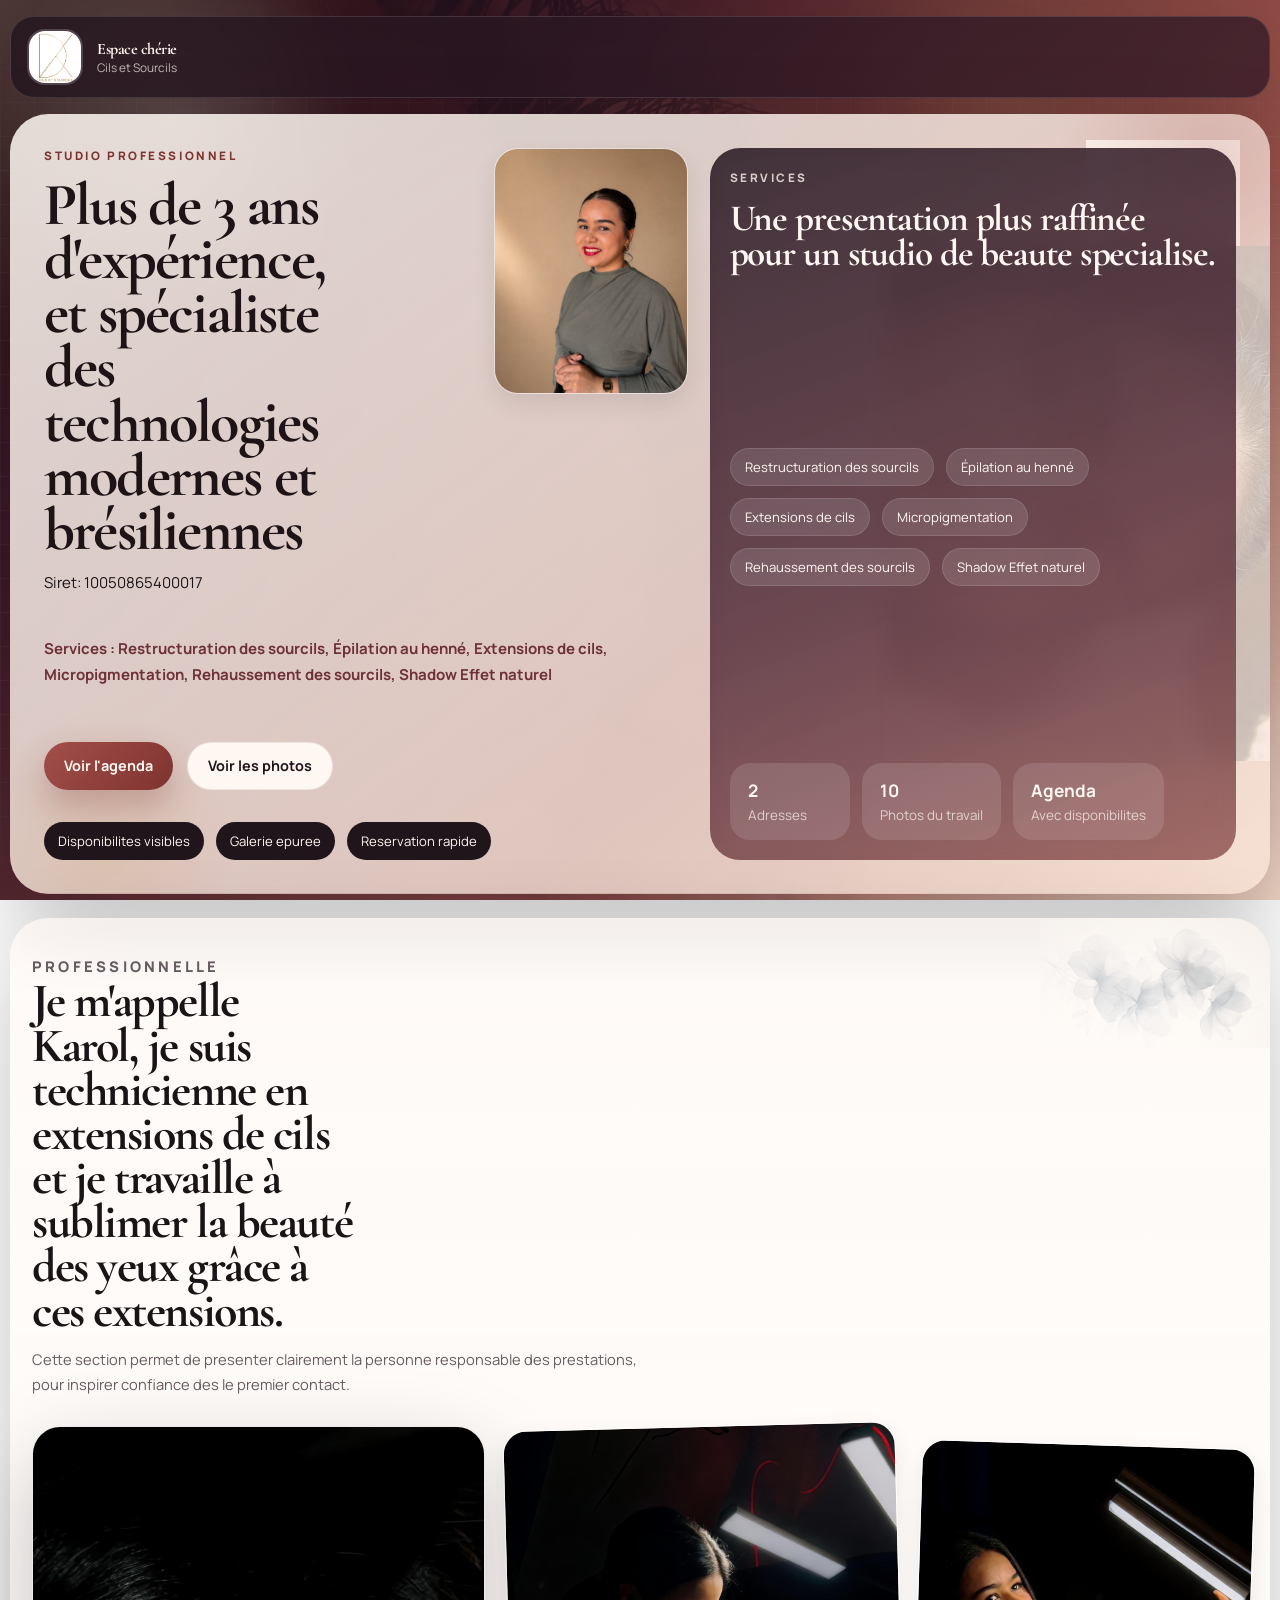
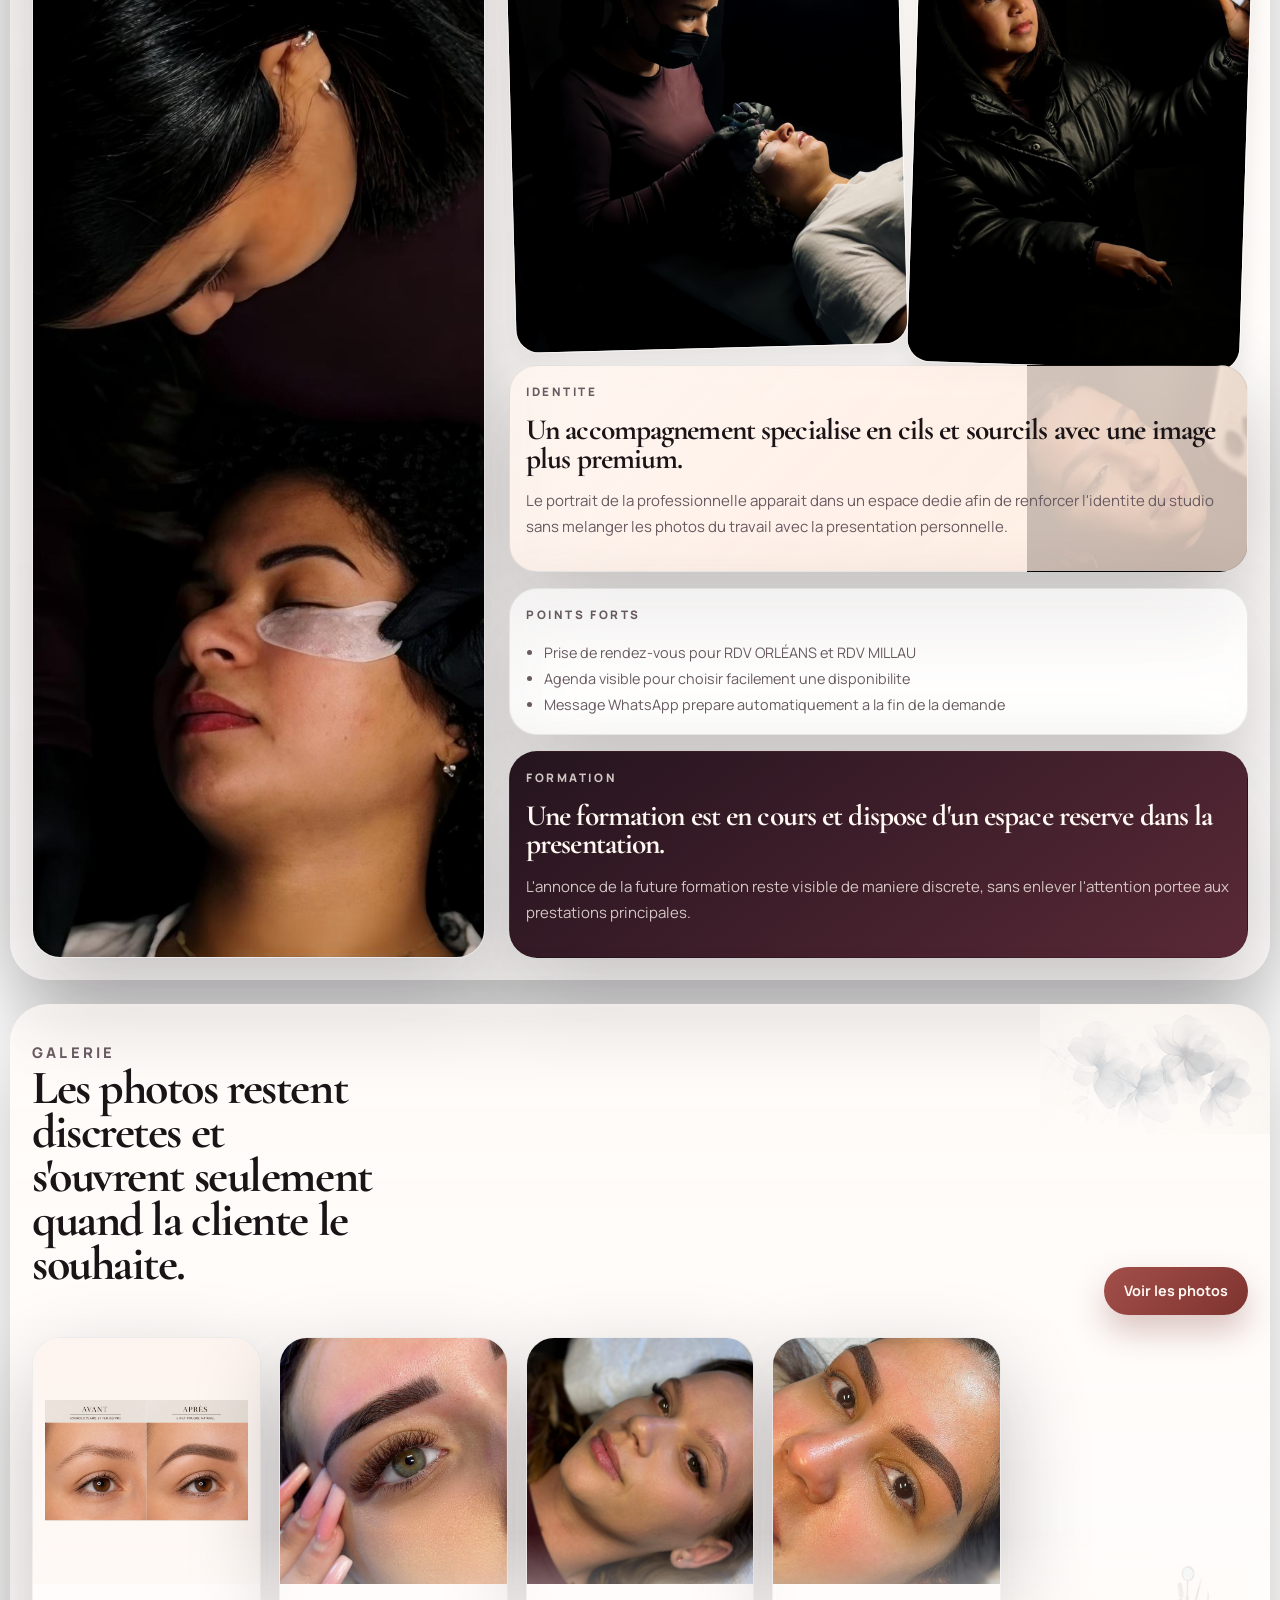
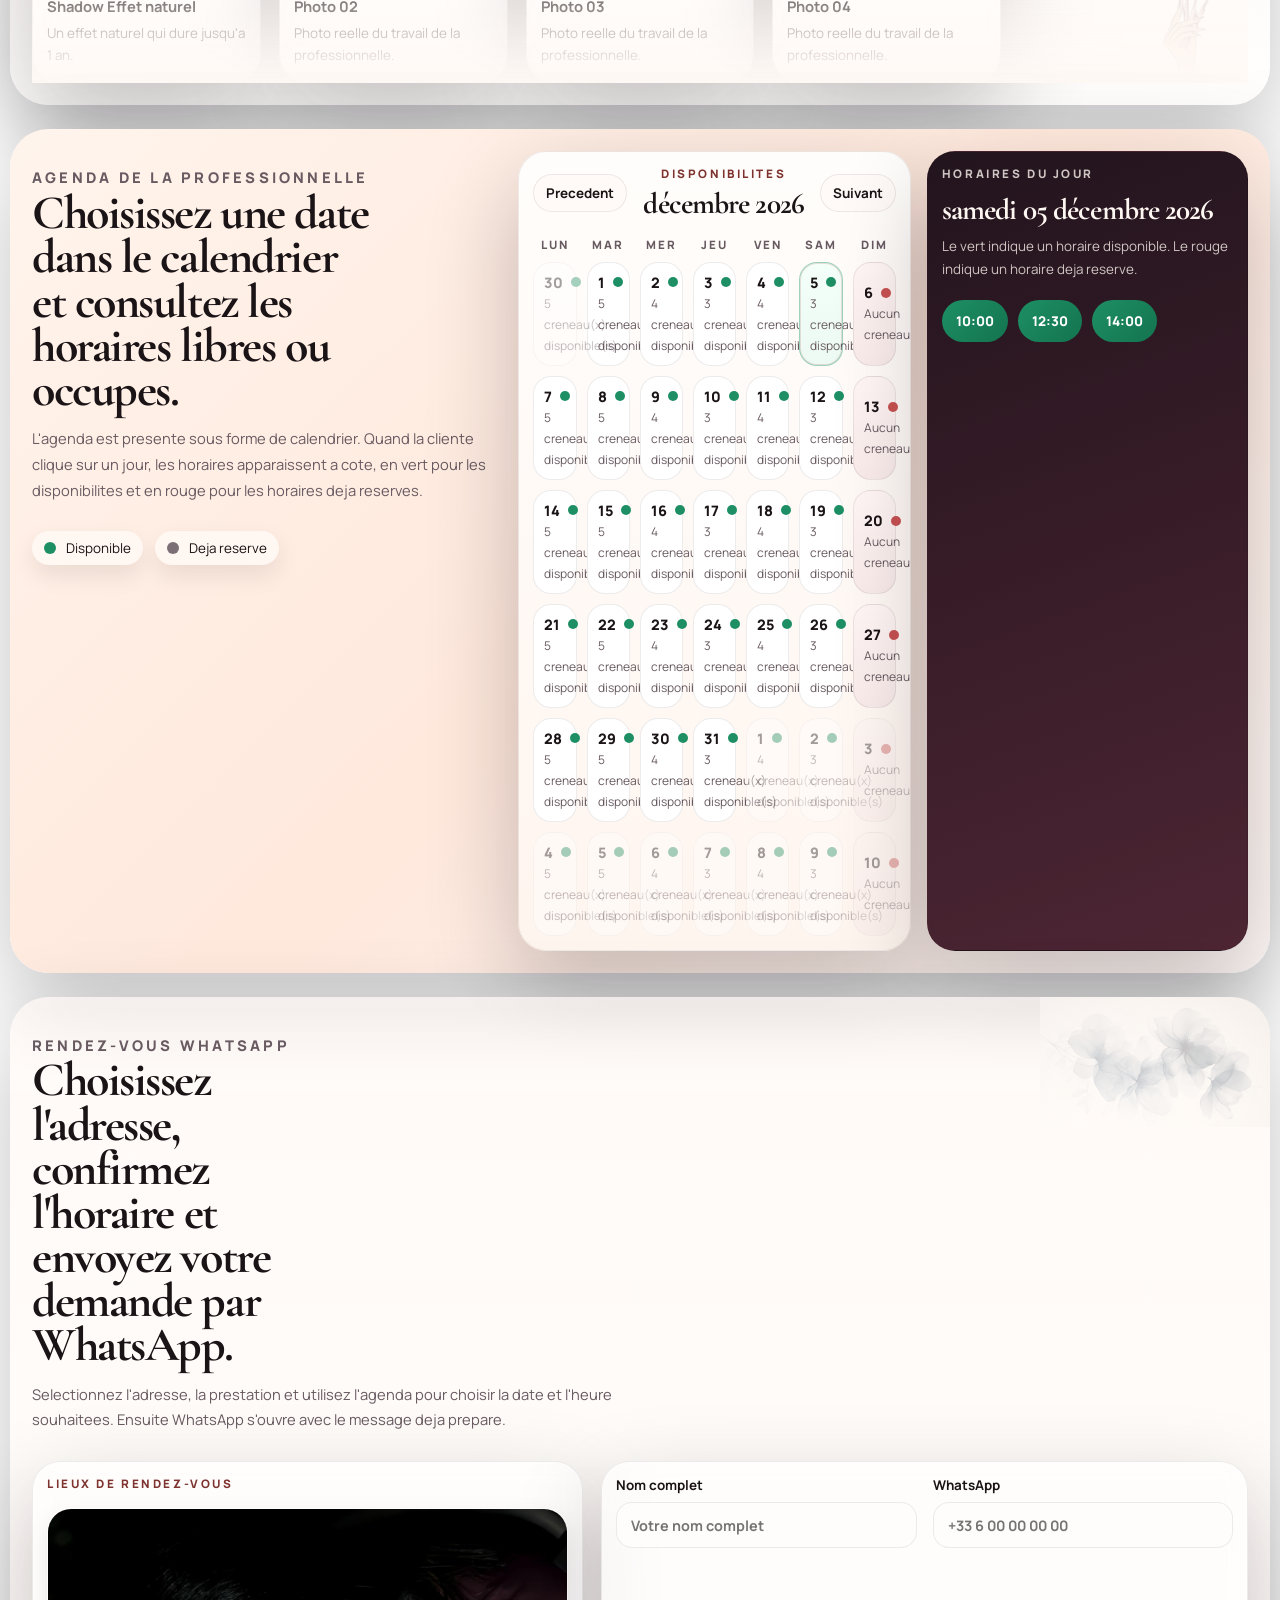
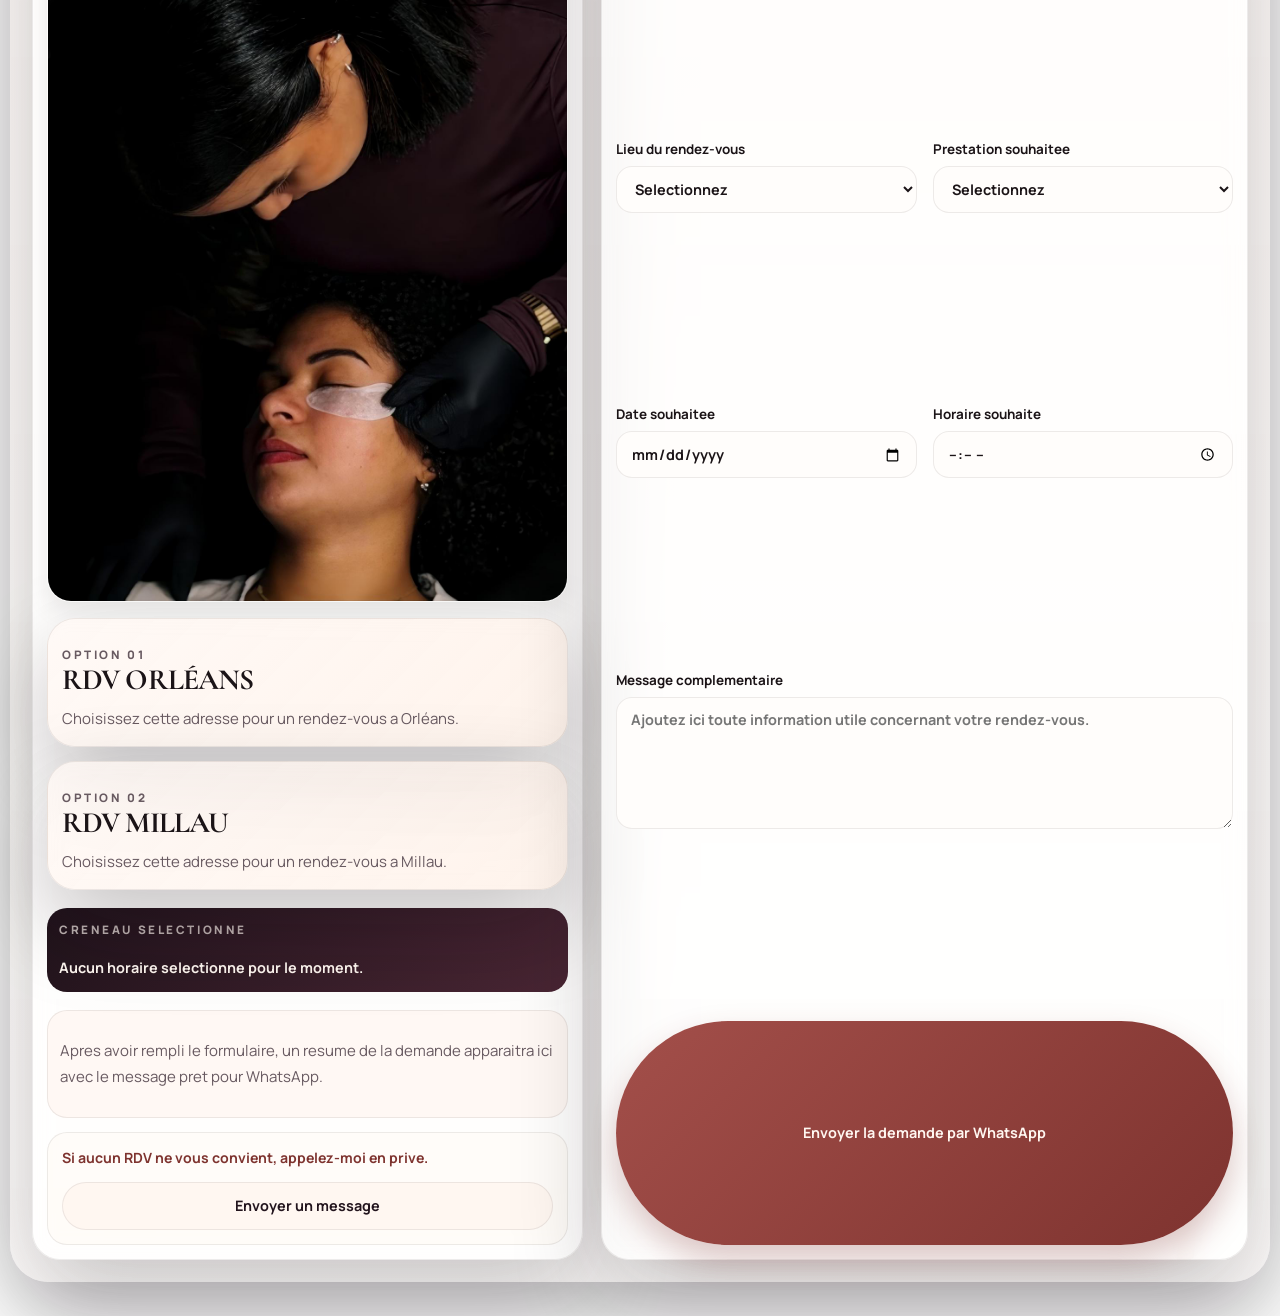
<file: index.html>
<!DOCTYPE html>
<html lang="fr">
  <head>
    <meta charset="UTF-8" />
    <meta name="viewport" content="width=device-width, initial-scale=1.0" />
    <title>Espace chérie | Cils et Sourcils</title>
    <meta
      name="description"
      content="Studio professionnel de cils et sourcils avec presentation de la professionnelle, galerie du travail, calendrier de disponibilites et prise de rendez-vous par WhatsApp."
    />
    <link rel="icon" type="image/jpeg" href="fotos trabalho/13.jpeg" />
    <link rel="apple-touch-icon" href="fotos trabalho/13.jpeg" />
    <link rel="preconnect" href="https://fonts.googleapis.com" />
    <link rel="preconnect" href="https://fonts.gstatic.com" crossorigin />
    <link
      href="https://fonts.googleapis.com/css2?family=Cormorant+Garamond:wght@500;600;700&family=Manrope:wght@400;500;600;700;800&display=swap"
      rel="stylesheet"
    />
    <link rel="stylesheet" href="styles.css" />
  </head>
  <body>
    <div class="page-aura" aria-hidden="true"></div>

    <header class="site-header" id="inicio">
      <nav class="topbar">
        <a class="brand" href="#inicio" aria-label="Retour a l'accueil">
          <img class="brand-logo" src="fotos trabalho/13.jpeg" alt="Logo Espace chérie" />
          <span class="brand-text">
            <strong>Espace chérie</strong>
            <small>Cils et Sourcils</small>
          </span>
        </a>
      </nav>

      <section class="hero">
        <div class="hero-copy">
          <div class="hero-copy-top">
            <div class="hero-copy-main">
              <p class="eyebrow">Studio professionnel</p>
              <h1>Plus de 3 ans d'expérience, et spécialiste des technologies modernes et brésiliennes</h1>
              <p>Siret: 10050865400017</p>
            </div>

            <figure class="hero-copy-photo">
              <img
                src="FOTOS PESSOAL/S.jpeg"
                alt="Portrait de Karol"
              />
            </figure>
          </div>

          <p class="hero-text">
            Services : Restructuration des sourcils, &Eacute;pilation au henn&eacute;,
            Extensions de cils, Micropigmentation, Rehaussement des sourcils,
            Shadow Effet naturel
          </p>

          <div class="hero-actions">
            <a class="button button-primary" href="#agenda">Voir l'agenda</a>
            <button class="button button-secondary" id="toggle-gallery" type="button">
              Voir les photos
            </button>
          </div>

          <div class="hero-badges">
            <span>Disponibilites visibles</span>
            <span>Galerie epuree</span>
            <span>Reservation rapide</span>
          </div>
        </div>

        <aside class="hero-panel">
          <div class="hero-panel-top">
            <p class="eyebrow">Services</p>
            <h2>Une presentation plus raffin&eacute;e pour un studio de beaute specialise.</h2>
          </div>

          <div class="service-chip-grid">
            <span>Restructuration des sourcils</span>
            <span>&Eacute;pilation au henn&eacute;</span>
            <span>Extensions de cils</span>
            <span>Micropigmentation</span>
            <span>Rehaussement des sourcils</span>
            <span>Shadow Effet naturel</span>
          </div>

          <div class="hero-stats">
            <article>
              <strong>2</strong>
              <span>Adresses</span>
            </article>
            <article>
              <strong>10</strong>
              <span>Photos du travail</span>
            </article>
            <article>
              <strong>Agenda</strong>
              <span>Avec disponibilites</span>
            </article>
          </div>
        </aside>
      </section>
    </header>

    <main class="page-shell">
      <section class="section professional-section" id="profissional">
        <div class="section-heading">
          <p class="eyebrow">Professionnelle</p>
          <h2>Je m'appelle Karol, je suis technicienne en extensions de cils et je travaille &agrave; sublimer la beaut&eacute; des yeux gr&acirc;ce &agrave; ces extensions.</h2>
          <p>
            Cette section permet de presenter clairement la personne responsable des
            prestations, pour inspirer confiance des le premier contact.
          </p>
        </div>

        <div class="professional-layout">
          <div class="professional-photo-card">
            <img
              src="FOTOS PESSOAL/WhatsApp Image 2026-04-23 at 14.09.42.jpeg"
              alt="Photo professionnelle de la responsable des prestations"
            />
          </div>

          <div class="professional-copy">
            <div class="personal-ribbon">
              <figure class="personal-ribbon-card">
                <img
                  src="FOTOS PESSOAL/WhatsApp Image 2026-04-23 at 14.09.42 (2).jpeg"
                  alt="Portrait supplementaire de la professionnelle"
                />
              </figure>
              <figure class="personal-ribbon-card">
                <img
                  src="FOTOS PESSOAL/WhatsApp Image 2026-04-23 at 14.09.43 (2).jpeg"
                  alt="Photo spontanee de la professionnelle"
                />
              </figure>
            </div>

            <article class="info-card feature-card">
              <p class="eyebrow">Identite</p>
              <h3>Un accompagnement specialise en cils et sourcils avec une image plus premium.</h3>
              <p>
                Le portrait de la professionnelle apparait dans un espace dedie afin
                de renforcer l'identite du studio sans melanger les photos du
                travail avec la presentation personnelle.
              </p>
            </article>

            <article class="info-card">
              <p class="eyebrow">Points forts</p>
              <ul class="feature-list">
                <li>Prise de rendez-vous pour RDV ORL&Eacute;ANS et RDV MILLAU</li>
                <li>Agenda visible pour choisir facilement une disponibilite</li>
                <li>Message WhatsApp prepare automatiquement a la fin de la demande</li>
              </ul>
            </article>

            <article class="info-card accent-card">
              <p class="eyebrow">Formation</p>
              <h3>Une formation est en cours et dispose d'un espace reserve dans la presentation.</h3>
              <p>
                L'annonce de la future formation reste visible de maniere discrete,
                sans enlever l'attention portee aux prestations principales.
              </p>
            </article>
          </div>
        </div>
      </section>

      <section class="section work-section" id="trabalho">
        <div class="work-header">
          <div class="section-heading section-heading-compact">
            <p class="eyebrow">Galerie</p>
            <h2>Les photos restent discretes et s'ouvrent seulement quand la cliente le souhaite.</h2>
          </div>

          <div class="work-actions">
            <button class="button button-primary" id="toggle-gallery-secondary" type="button">
              Voir les photos
            </button>
          </div>
        </div>

        <div class="gallery-shell is-collapsed" id="gallery-shell">
          <div class="catalog-grid" id="catalog-grid"></div>
        </div>
      </section>

      <section class="section agenda-section" id="agenda">
        <div class="agenda-copy">
          <div class="section-heading section-heading-compact">
            <p class="eyebrow">Agenda de la professionnelle</p>
            <h2>Choisissez une date dans le calendrier et consultez les horaires libres ou occupes.</h2>
            <p>
              L'agenda est presente sous forme de calendrier. Quand la cliente clique
              sur un jour, les horaires apparaissent a cote, en vert pour les
              disponibilites et en rouge pour les horaires deja reserves.
            </p>
          </div>

          <div class="agenda-legend">
            <span><i></i> Disponible</span>
            <span><i class="is-busy"></i> Deja reserve</span>
          </div>
        </div>

        <div class="calendar-shell">
          <section class="calendar-card">
            <div class="calendar-toolbar">
              <button class="calendar-nav" id="calendar-prev" type="button" aria-label="Mois precedent">
                Precedent
              </button>
              <div class="calendar-title-wrap">
                <p class="eyebrow">Disponibilites</p>
                <h3 id="calendar-title">Calendrier</h3>
              </div>
              <button class="calendar-nav" id="calendar-next" type="button" aria-label="Mois suivant">
                Suivant
              </button>
            </div>

            <div class="calendar-weekdays" aria-hidden="true">
              <span>Lun</span>
              <span>Mar</span>
              <span>Mer</span>
              <span>Jeu</span>
              <span>Ven</span>
              <span>Sam</span>
              <span>Dim</span>
            </div>

            <div class="calendar-grid" id="calendar-grid"></div>
          </section>

          <aside class="day-slots-panel">
            <p class="eyebrow">Horaires du jour</p>
            <h3 id="selected-day-title">Cliquez sur une date pour voir les horaires.</h3>
            <p class="agenda-meta" id="selected-day-meta">
              Les horaires en vert sont disponibles. Les horaires en rouge sont deja
              reserves.
            </p>
            <div class="day-slots-grid" id="day-slots-grid">
              <span class="agenda-empty">Aucune date selectionnee</span>
            </div>
          </aside>
        </div>
      </section>

      <section class="section booking-section" id="pre-agendamento">
        <div class="section-heading">
          <p class="eyebrow">Rendez-vous WhatsApp</p>
          <h2>Choisissez l'adresse, confirmez l'horaire et envoyez votre demande par WhatsApp.</h2>
          <p>
            Selectionnez l'adresse, la prestation et utilisez l'agenda pour choisir
            la date et l'heure souhaitees. Ensuite WhatsApp s'ouvre avec le message
            deja prepare.
          </p>
        </div>

        <div class="booking-layout">
          <aside class="booking-note">
            <p class="eyebrow">Lieux de rendez-vous</p>

            <figure class="booking-portrait">
              <img
                src="FOTOS PESSOAL/WhatsApp Image 2026-04-23 at 14.09.42.jpeg"
                alt="La professionnelle dans l'espace rendez-vous"
              />
            </figure>

            <div class="location-grid">
              <article class="rdv-card">
                <p class="card-label">Option 01</p>
                <h3>RDV ORL&Eacute;ANS</h3>
                <p>Choisissez cette adresse pour un rendez-vous a Orl&eacute;ans.</p>
              </article>

              <article class="rdv-card">
                <p class="card-label">Option 02</p>
                <h3>RDV MILLAU</h3>
                <p>Choisissez cette adresse pour un rendez-vous a Millau.</p>
              </article>
            </div>

            <div class="selected-slot-card" id="selected-slot-card">
              <p class="eyebrow">Creneau selectionne</p>
              <strong id="selected-slot-text">Aucun horaire selectionne pour le moment.</strong>
            </div>

            <div class="booking-output" id="booking-output" aria-live="polite">
              <p>
                Apres avoir rempli le formulaire, un resume de la demande apparaitra
                ici avec le message pret pour WhatsApp.
              </p>
            </div>

            <a
              class="button button-secondary preview-cta is-hidden"
              id="whatsapp-link"
              href="#"
              target="_blank"
              rel="noreferrer noopener"
            >
              Ouvrir WhatsApp
            </a>

            <div class="private-contact-note">
              <p>Si aucun RDV ne vous convient, appelez-moi en prive.</p>
              <a
                class="button button-secondary preview-cta"
                href="https://wa.me/330612347576?text=Bonjour%2C%20je%20souhaite%20vous%20contacter%20en%20prive."
                target="_blank"
                rel="noreferrer noopener"
              >
                Envoyer un message
              </a>
            </div>
          </aside>

          <form class="booking-form" id="whatsapp-form">
            <label>
              Nom complet
              <input type="text" name="nome" placeholder="Votre nom complet" required />
            </label>

            <label>
              WhatsApp
              <input type="tel" name="telefone" placeholder="+33 6 00 00 00 00" required />
            </label>

            <label>
              Lieu du rendez-vous
              <select name="unidade" required>
                <option value="">Selectionnez</option>
                <option value="RDV ORLEANS">RDV ORLEANS</option>
                <option value="RDV MILLAU">RDV MILLAU</option>
              </select>
            </label>

            <label>
              Prestation souhaitee
              <select name="servico" required>
                <option value="">Selectionnez</option>
                <option value="Restructuration des sourcils">Restructuration des sourcils</option>
                <option value="Epilation au henne">Epilation au henne</option>
                <option value="Extensions de cils">Extensions de cils</option>
                <option value="Micropigmentation">Micropigmentation</option>
                <option value="Rehaussement des sourcils">Rehaussement des sourcils</option>
                <option value="Shadow Effet naturel">Shadow Effet naturel</option>
              </select>
            </label>

            <label>
              Date souhaitee
              <input type="date" id="booking-date" name="data" required />
            </label>

            <label>
              Horaire souhaite
              <input type="time" id="booking-time" name="hora" required />
            </label>

            <p class="booking-error is-hidden full-width" id="booking-error" role="alert">
              Ce creneau n'est pas disponible. Merci de choisir un horaire en vert.
            </p>

            <label class="full-width">
              Message complementaire
              <textarea
                name="mensagem"
                rows="5"
                placeholder="Ajoutez ici toute information utile concernant votre rendez-vous."
              ></textarea>
            </label>

            <button class="button button-primary full-width" type="submit">
              Envoyer la demande par WhatsApp
            </button>
          </form>
        </div>
      </section>

      <section class="section owner-section is-hidden" id="gestion-horaires">
        <div class="section-heading">
          <p class="eyebrow">Gestion des horaires</p>
          <h2>Un espace simple pour parametrer l'agenda et adapter les disponibilites.</h2>
          <p>
            La personne qui utilisera le site peut definir ses horaires habituels,
            bloquer certains creneaux et personnaliser une date precise. Les
            modifications sont sauvegardees directement dans le navigateur.
          </p>
        </div>

        <div class="owner-layout">
          <form class="manager-form" id="weekly-config-form">
            <div class="manager-header">
              <p class="eyebrow">Planning hebdomadaire</p>
              <h3>Definir les horaires habituels par jour</h3>
            </div>

            <div class="weekday-config-grid">
              <label>
                Lundi
                <input type="text" name="day-1" placeholder="09:00, 10:30, 14:00" />
              </label>
              <label>
                Mardi
                <input type="text" name="day-2" placeholder="09:00, 10:30, 14:00" />
              </label>
              <label>
                Mercredi
                <input type="text" name="day-3" placeholder="09:00, 10:30, 14:00" />
              </label>
              <label>
                Jeudi
                <input type="text" name="day-4" placeholder="09:00, 10:30, 14:00" />
              </label>
              <label>
                Vendredi
                <input type="text" name="day-5" placeholder="09:00, 10:30, 14:00" />
              </label>
              <label>
                Samedi
                <input type="text" name="day-6" placeholder="10:00, 12:30, 14:00" />
              </label>
              <label>
                Dimanche
                <input type="text" name="day-0" placeholder="Laisser vide si ferme" />
              </label>
            </div>

            <p class="manager-note">
              Exemple: <strong>09:00, 10:30, 14:00</strong>. Laissez vide pour indiquer qu'il n'y
              a pas de rendez-vous ce jour-la.
            </p>

            <button class="button button-primary" type="submit">
              Enregistrer le planning hebdomadaire
            </button>
          </form>

          <form class="manager-form" id="date-override-form">
            <div class="manager-header">
              <p class="eyebrow">Personnalisation par date</p>
              <h3>Bloquer ou ajuster une journee precise</h3>
            </div>

            <label>
              Date a modifier
              <input type="date" id="override-date" name="override-date" required />
            </label>

            <label>
              Horaires ouverts pour cette date
              <input
                type="text"
                id="override-available"
                name="override-available"
                placeholder="09:00, 10:30, 14:00"
              />
            </label>

            <label>
              Horaires deja reserves
              <input
                type="text"
                id="override-booked"
                name="override-booked"
                placeholder="10:30, 14:00"
              />
            </label>

            <p class="manager-note">
              Si le champ des horaires ouverts est vide, le site utilise les horaires
              habituels du jour. Ecrivez <strong>ferme</strong> pour bloquer toute la
              journee. Les horaires reserves apparaitront en rouge dans le calendrier.
            </p>

            <div class="manager-actions">
              <button class="button button-primary" type="submit">
                Enregistrer cette date
              </button>
              <button class="button button-secondary" id="reset-date-override" type="button">
                Reinitialiser cette date
              </button>
            </div>
          </form>
        </div>

        <p class="manager-feedback is-hidden" id="manager-feedback" role="status"></p>
      </section>
    </main>

    <script src="script.js?v=20260502-2015"></script>
  </body>
</html>
</file>
<file: styles.css>
*,
*::before,
*::after {
  box-sizing: border-box;
}

:root {
  --bg-1: #170f16;
  --bg-2: #311827;
  --bg-3: #8b4d4b;
  --bg-4: #f2d7c4;
  --surface: #fff9f5;
  --surface-strong: #ffffff;
  --surface-dark: #22141d;
  --text: #1b1417;
  --muted: #685a61;
  --line: rgba(27, 20, 23, 0.08);
  --accent: #a34f4a;
  --accent-strong: #7e332f;
  --accent-soft: #f3ddd2;
  --gold: #d4a465;
  --success: #1e8f64;
  --danger: #7c6f75;
  --shadow-xl: 0 34px 90px rgba(17, 10, 15, 0.24);
  --shadow-lg: 0 18px 45px rgba(17, 10, 15, 0.16);
  --shadow-sm: 0 10px 24px rgba(17, 10, 15, 0.09);
  --radius-xl: 38px;
  --radius-lg: 28px;
  --radius-md: 20px;
  --radius-sm: 16px;
}

html {
  scroll-behavior: smooth;
}

body {
  margin: 0;
  min-height: 100vh;
  font-family: "Manrope", sans-serif;
  font-size: 15px;
  color: var(--text);
  background:
    radial-gradient(circle at top left, rgba(242, 215, 196, 0.18), transparent 22%),
    radial-gradient(circle at top right, rgba(163, 79, 74, 0.2), transparent 18%),
    linear-gradient(135deg, var(--bg-1) 0%, var(--bg-2) 26%, var(--bg-3) 66%, var(--bg-4) 100%);
  background-attachment: fixed;
}

.page-aura {
  position: fixed;
  inset: 0;
  z-index: -2;
  pointer-events: none;
  background:
    linear-gradient(120deg, rgba(255, 255, 255, 0.08), transparent 32%),
    url("fotos trabalho/18.jpeg"),
    url("background/ft1.jpg"),
    url("background/ft2.jpg");
  background-position: center, center, left center, right top;
  background-repeat: no-repeat, no-repeat, no-repeat, no-repeat;
  background-size: cover, min(1400px, 100vw), min(720px, 52vw), min(520px, 34vw);
  mix-blend-mode: soft-light;
  opacity: 0.28;
}

body::before,
body::after {
  content: "";
  position: fixed;
  inset: 0;
  z-index: -1;
  pointer-events: none;
}

body::before {
  background:
    radial-gradient(circle at 14% 14%, rgba(255, 255, 255, 0.18), transparent 14%),
    radial-gradient(circle at 78% 10%, rgba(212, 164, 101, 0.12), transparent 12%),
    radial-gradient(circle at 82% 72%, rgba(255, 255, 255, 0.12), transparent 16%);
}

body::after {
  background:
    linear-gradient(rgba(255, 255, 255, 0.04) 1px, transparent 1px),
    linear-gradient(90deg, rgba(255, 255, 255, 0.04) 1px, transparent 1px);
  background-size: 34px 34px;
  mask-image: linear-gradient(180deg, transparent, black 18%, black 82%, transparent);
}

img {
  display: block;
  width: 100%;
}

a {
  color: inherit;
  text-decoration: none;
}

button,
input,
select,
textarea {
  font: inherit;
}

.site-header,
.page-shell {
  width: calc(100% - 20px);
  margin-left: auto;
  margin-right: auto;
}

.site-header {
  padding-top: 16px;
}

.topbar,
.hero,
.section,
.catalog-card,
.professional-photo-card,
.info-card,
.rdv-card,
.booking-note,
.booking-form,
.calendar-card,
.day-slots-panel {
  box-shadow: var(--shadow-xl);
}

.topbar {
  display: flex;
  align-items: center;
  justify-content: space-between;
  gap: 18px;
  padding: 12px 16px;
  border-radius: 24px;
  border: 1px solid rgba(255, 255, 255, 0.12);
  background: linear-gradient(135deg, rgba(34, 20, 29, 0.82), rgba(53, 27, 40, 0.8));
  backdrop-filter: blur(14px);
}

.brand {
  display: inline-flex;
  align-items: center;
  gap: 14px;
}

.brand-logo {
  width: 56px;
  height: 56px;
  border-radius: 18px;
  object-fit: cover;
  border: 2px solid rgba(255, 255, 255, 0.18);
}

.brand-text {
  display: flex;
  flex-direction: column;
}

.brand-text strong,
.hero-copy h1,
.hero-panel h2,
.section-heading h2,
.info-card h3,
.rdv-card h3,
.calendar-title-wrap h3,
.day-slots-panel h3 {
  font-family: "Cormorant Garamond", serif;
  letter-spacing: -0.03em;
}

.brand-text strong {
  color: #fff6ef;
  font-size: 1rem;
}

.brand-text small {
  font-size: 0.74rem;
  color: rgba(255, 246, 239, 0.72);
}

.hero {
  position: relative;
  overflow: hidden;
  display: grid;
  grid-template-columns: 1.1fr 0.9fr;
  gap: 22px;
  margin-top: 16px;
  min-height: 64vh;
  padding: 34px;
  border-radius: var(--radius-xl);
  background:
    linear-gradient(145deg, rgba(255, 248, 243, 0.86), rgba(248, 228, 216, 0.74)),
    url("fotos trabalho/14.jpeg"),
    url("background/transferir (7).jpg");
  background-position: center, right center, right 30px top 26px;
  background-repeat: no-repeat, no-repeat, no-repeat;
  background-size: cover, min(460px, 30vw), min(180px, 12vw);
  backdrop-filter: blur(10px);
}

.hero::before,
.hero::after {
  content: "";
  position: absolute;
  border-radius: 999px;
  pointer-events: none;
}

.hero::before {
  top: -120px;
  right: -100px;
  width: 320px;
  height: 320px;
  background: radial-gradient(circle, rgba(163, 79, 74, 0.2), transparent 68%);
}

.hero::after {
  bottom: -90px;
  left: -50px;
  width: 280px;
  height: 280px;
  background: radial-gradient(circle, rgba(212, 164, 101, 0.2), transparent 68%);
}

.hero-copy {
  display: grid;
  align-content: center;
  gap: 10px;
}

.hero-copy-top {
  display: grid;
  grid-template-columns: minmax(0, 1fr) minmax(170px, 30%);
  gap: 20px;
  align-items: stretch;
}

.hero-copy-main {
  display: grid;
  align-content: start;
}

.eyebrow,
.card-label {
  margin: 0 0 14px;
  color: var(--accent-strong);
  font-size: 0.73rem;
  font-weight: 800;
  letter-spacing: 0.22em;
  text-transform: uppercase;
}

.hero-copy,
.hero-panel,
.section,
.calendar-card,
.day-slots-panel {
  position: relative;
  z-index: 1;
}

.hero-copy h1 {
  margin: 0;
  max-width: 10.5ch;
  font-size: clamp(2.45rem, 4.7vw, 4.7rem);
  line-height: 0.9;
  color: #1e1418;
}

.hero-text,
.hero-panel p,
.section-heading p,
.info-card p,
.rdv-card p,
.booking-output p,
.booking-output ul,
.selected-slot-card,
.agenda-meta,
.agenda-empty {
  color: var(--muted);
  line-height: 1.75;
}

.hero-text {
  max-width: 62ch;
  margin-top: 18px;
  font-size: 0.94rem;
  font-weight: 700;
  color: #6d3137;
}

.hero-actions {
  display: flex;
  flex-wrap: wrap;
  gap: 14px;
  margin-top: 28px;
}

.button {
  display: inline-flex;
  align-items: center;
  justify-content: center;
  min-height: 48px;
  padding: 0 20px;
  border: 0;
  border-radius: 999px;
  font-weight: 700;
  font-size: 0.9rem;
  cursor: pointer;
  transition: transform 0.24s ease, box-shadow 0.24s ease, background-color 0.24s ease;
}

.button:hover,
.button:focus-visible {
  transform: translateY(-2px);
}

.button-primary {
  background: linear-gradient(135deg, var(--accent), var(--accent-strong));
  color: #fff7f1;
  box-shadow: 0 16px 32px rgba(126, 51, 47, 0.28);
}

.button-secondary {
  background: #fff7f1;
  color: #22141d;
  border: 1px solid rgba(34, 20, 29, 0.08);
}

.hero-badges,
.service-chip-grid,
.hero-stats,
.agenda-legend {
  display: flex;
  flex-wrap: wrap;
  gap: 12px;
}

.hero-badges {
  margin-top: 22px;
}

.hero-badges span,
.service-chip-grid span {
  display: inline-flex;
  align-items: center;
  min-height: 38px;
  padding: 0 14px;
  border-radius: 999px;
  font-size: 0.82rem;
}

.hero-badges span {
  background: #1f151b;
  color: #fff7f1;
}

.hero-panel {
  display: grid;
  align-content: space-between;
  gap: 24px;
  padding: 20px;
  border-radius: 30px;
  color: #fff7f1;
  background:
    linear-gradient(160deg, rgba(36, 20, 30, 0.86) 0%, rgba(77, 37, 51, 0.82) 55%, rgba(139, 77, 75, 0.8) 100%);
  backdrop-filter: blur(12px);
}

.hero-panel .eyebrow,
.hero-panel p {
  color: rgba(255, 247, 241, 0.78);
}

.hero-panel h2 {
  margin: 0;
  font-size: clamp(1.72rem, 2.9vw, 2.45rem);
  line-height: 0.92;
}

.hero-copy-photo,
.personal-ribbon-card,
.booking-portrait {
  margin: 0;
  overflow: hidden;
  border-radius: 24px;
  border: 1px solid rgba(255, 255, 255, 0.16);
  background: rgba(255, 255, 255, 0.1);
  box-shadow: var(--shadow-sm);
}

.hero-copy-photo {
  align-self: start;
  min-height: 0;
  aspect-ratio: 0.8 / 1.02;
  background:
    linear-gradient(180deg, rgba(255, 255, 255, 0.14), rgba(255, 255, 255, 0.04)),
    rgba(255, 255, 255, 0.18);
}

.hero-copy-photo img,
.personal-ribbon-card img,
.booking-portrait img {
  width: 100%;
  height: 100%;
  min-height: 100%;
  object-fit: cover;
  object-position: center 14%;
}

.service-chip-grid span {
  background: rgba(255, 255, 255, 0.12);
  color: #fff7f1;
  border: 1px solid rgba(255, 255, 255, 0.12);
}

.hero-stats article {
  min-width: 120px;
  padding: 16px 18px;
  border-radius: 20px;
  background: rgba(255, 255, 255, 0.12);
}

.hero-stats strong {
  display: block;
  font-size: 1.08rem;
  color: #fff7f1;
}

.hero-stats span {
  display: block;
  margin-top: 4px;
  font-size: 0.84rem;
  color: rgba(255, 247, 241, 0.72);
}

.page-shell {
  margin-top: 22px;
  padding-bottom: 34px;
}

.section {
  margin-top: 24px;
  padding: 22px;
  border-radius: var(--radius-xl);
  background:
    linear-gradient(180deg, rgba(255, 249, 245, 0.78) 0%, rgba(255, 253, 251, 0.82) 100%),
    url("background/transferir (6).jpg"),
    url("background/ft2.jpg");
  background-position: center, right 20px bottom 18px, right top;
  background-repeat: no-repeat, no-repeat, no-repeat;
  background-size: cover, min(130px, 10vw), min(320px, 18vw);
  backdrop-filter: blur(10px);
}

.section-heading {
  margin-bottom: 28px;
}

.section-heading h2 {
  margin: 0;
  max-width: 14ch;
  font-size: clamp(1.85rem, 3.8vw, 3rem);
  line-height: 0.92;
}

.section-heading p {
  max-width: 68ch;
  margin: 14px 0 0;
  font-size: 0.92rem;
}

.section-heading-compact h2 {
  max-width: 15ch;
}

.professional-layout {
  display: grid;
  grid-template-columns: 0.76fr 1.24fr;
  gap: 24px;
  align-items: stretch;
}

.professional-photo-card,
.info-card,
.rdv-card,
.booking-note,
.booking-form,
.calendar-card,
.day-slots-panel,
.catalog-card,
.manager-form {
  border: 1px solid var(--line);
  background: rgba(255, 255, 255, 0.68);
  border-radius: var(--radius-lg);
  backdrop-filter: blur(10px);
}

.professional-photo-card {
  overflow: hidden;
}

.professional-photo-card img {
  height: 100%;
  min-height: 620px;
  object-fit: cover;
}

.professional-copy {
  display: grid;
  gap: 16px;
}

.personal-ribbon {
  display: grid;
  grid-template-columns: 1.08fr 0.92fr;
  gap: 12px;
}

.personal-ribbon-card {
  min-height: 170px;
}

.personal-ribbon-card:first-child {
  transform: rotate(-1.5deg);
}

.personal-ribbon-card:last-child {
  transform: translateY(18px) rotate(1.8deg);
}

.info-card {
  padding: 16px;
}

.info-card h3,
.rdv-card h3 {
  margin: 0;
  font-size: clamp(1.4rem, 2.3vw, 1.86rem);
  line-height: 0.96;
}

.feature-card {
  background:
    linear-gradient(135deg, rgba(255, 245, 239, 0.84), rgba(255, 232, 218, 0.78)),
    url("fotos trabalho/17.jpeg");
  background-position: center, right center;
  background-repeat: no-repeat, no-repeat;
  background-size: cover, min(220px, 18vw);
}

.feature-list {
  margin: 14px 0 0;
  padding-left: 18px;
  color: var(--muted);
  font-size: 0.9rem;
  line-height: 1.8;
}

.accent-card {
  color: #fff7f1;
  background: linear-gradient(145deg, #24141e, #5a2937);
}

.accent-card .eyebrow,
.accent-card p {
  color: rgba(255, 247, 241, 0.78);
}

.work-header {
  display: grid;
  grid-template-columns: 1.08fr 0.92fr;
  gap: 18px;
  align-items: end;
  margin-bottom: 22px;
}

.work-actions {
  display: flex;
  justify-content: flex-end;
  align-items: center;
}

.gallery-shell {
  position: relative;
}

.gallery-shell.is-collapsed::after {
  content: "";
  position: absolute;
  inset: auto 0 0 0;
  height: 150px;
  background: linear-gradient(180deg, rgba(255, 249, 245, 0), rgba(255, 249, 245, 1));
  pointer-events: none;
}

.gallery-shell.is-collapsed .catalog-grid .catalog-card:nth-child(n + 5) {
  display: none;
}

.catalog-grid {
  display: grid;
  grid-template-columns: repeat(5, minmax(0, 1fr));
  gap: 18px;
}

.catalog-card {
  overflow: hidden;
  transition: transform 0.28s ease, box-shadow 0.28s ease;
}

.catalog-card:hover {
  transform: translateY(-6px);
  box-shadow: var(--shadow-lg);
}

.catalog-card figure {
  margin: 0;
}

.catalog-card img {
  aspect-ratio: 0.92 / 1;
  object-fit: cover;
}

.catalog-card.is-contained img {
  object-fit: contain;
  background: linear-gradient(180deg, #fdf4ef, #fffaf7);
  padding: 12px;
}

.catalog-card figcaption {
  padding: 12px 14px 16px;
  background: rgba(255, 255, 255, 0.58);
}

.catalog-card strong {
  display: block;
  font-size: 0.92rem;
}

.catalog-card span {
  display: block;
  margin-top: 6px;
  color: var(--muted);
  font-size: 0.84rem;
  line-height: 1.65;
}

.agenda-section {
  display: grid;
  grid-template-columns: 0.78fr 1.22fr;
  gap: 20px;
  align-items: start;
  background:
    linear-gradient(135deg, #fff4ec 0%, #ffe8dc 52%, #fffaf7 100%);
}

.agenda-copy {
  position: sticky;
  top: 14px;
}

.agenda-legend {
  margin-top: 20px;
}

.agenda-legend span {
  display: inline-flex;
  align-items: center;
  gap: 10px;
  padding: 8px 12px;
  border-radius: 999px;
  background: #fff7f1;
  box-shadow: var(--shadow-sm);
  font-size: 0.84rem;
}

.agenda-legend i {
  width: 12px;
  height: 12px;
  border-radius: 999px;
  background: var(--success);
  display: inline-block;
}

.agenda-legend .is-busy {
  background: var(--danger);
}

.calendar-shell {
  display: grid;
  grid-template-columns: 1.1fr 0.9fr;
  gap: 16px;
}

.calendar-card,
.day-slots-panel {
  padding: 14px;
}

.calendar-card {
  background: linear-gradient(180deg, #fffdfb, #fff5ef);
}

.calendar-toolbar {
  display: grid;
  grid-template-columns: auto 1fr auto;
  gap: 12px;
  align-items: center;
  margin-bottom: 18px;
}

.calendar-title-wrap {
  text-align: center;
}

.calendar-title-wrap .eyebrow {
  margin-bottom: 8px;
}

.calendar-title-wrap h3,
.day-slots-panel h3 {
  margin: 0;
  font-family: "Cormorant Garamond", serif;
  font-size: clamp(1.46rem, 2.3vw, 1.96rem);
  line-height: 0.96;
}

.calendar-nav {
  min-height: 38px;
  padding: 0 12px;
  border: 1px solid rgba(27, 20, 23, 0.08);
  border-radius: 999px;
  background: #fffaf7;
  color: var(--text);
  font-weight: 700;
  font-size: 0.84rem;
  cursor: pointer;
  transition: transform 0.2s ease, box-shadow 0.2s ease;
}

.calendar-nav:hover,
.calendar-nav:focus-visible {
  transform: translateY(-2px);
  box-shadow: var(--shadow-sm);
}

.calendar-weekdays,
.calendar-grid {
  display: grid;
  grid-template-columns: repeat(7, minmax(0, 1fr));
  gap: 10px;
}

.calendar-weekdays {
  margin-bottom: 10px;
}

.calendar-weekdays span {
  text-align: center;
  font-size: 0.72rem;
  font-weight: 800;
  letter-spacing: 0.16em;
  text-transform: uppercase;
  color: var(--muted);
}

.calendar-day {
  min-height: 84px;
  padding: 10px;
  border: 1px solid rgba(27, 20, 23, 0.08);
  border-radius: 18px;
  background: #ffffff;
  text-align: left;
  cursor: pointer;
  transition: transform 0.2s ease, box-shadow 0.2s ease, border-color 0.2s ease;
}

.calendar-day:hover,
.calendar-day:focus-visible {
  transform: translateY(-2px);
  box-shadow: var(--shadow-sm);
}

.calendar-day.is-other-month {
  opacity: 0.4;
}

.calendar-day.is-today {
  border-color: rgba(163, 79, 74, 0.34);
  box-shadow: inset 0 0 0 1px rgba(163, 79, 74, 0.18);
}

.calendar-day.is-selected {
  border-color: rgba(30, 143, 100, 0.4);
  background: linear-gradient(180deg, #f3fff8, #ecfaf3);
}

.calendar-day.is-unavailable {
  background: linear-gradient(180deg, #fff6f5, #f9ebea);
}

.calendar-day-head {
  display: flex;
  align-items: center;
  justify-content: space-between;
  gap: 8px;
}

.calendar-day-number {
  font-size: 0.9rem;
  font-weight: 800;
  color: var(--text);
}

.calendar-dot {
  width: 10px;
  height: 10px;
  border-radius: 999px;
  background: var(--success);
  flex: 0 0 auto;
}

.calendar-day.is-unavailable .calendar-dot {
  background: #c85252;
}

.calendar-day-note {
  margin-top: 14px;
  font-size: 0.75rem;
  line-height: 1.45;
  color: var(--muted);
}

.day-slots-panel {
  background: linear-gradient(160deg, #22141d 0%, #4d2533 100%);
  color: #fff7f1;
}

.day-slots-panel .eyebrow,
.day-slots-panel .agenda-meta {
  color: rgba(255, 247, 241, 0.78);
}

.day-slots-grid {
  display: flex;
  flex-wrap: wrap;
  gap: 10px;
  margin-top: 18px;
}

.agenda-slot {
  min-height: 42px;
  padding: 0 14px;
  border: 0;
  border-radius: 999px;
  color: #ffffff;
  font-weight: 800;
  font-size: 0.84rem;
  transition: transform 0.2s ease, box-shadow 0.2s ease, opacity 0.2s ease;
}

.agenda-slot.is-available {
  background: linear-gradient(135deg, #1e8f64, #137450);
  cursor: pointer;
}

.agenda-slot.is-available:hover,
.agenda-slot.is-available:focus-visible,
.agenda-slot.is-available.is-selected {
  transform: translateY(-2px);
  box-shadow: 0 14px 24px rgba(30, 143, 100, 0.24);
}

.agenda-slot.is-busy {
  background: linear-gradient(135deg, #d55858, #b83f3f);
  cursor: not-allowed;
  opacity: 0.88;
}

.agenda-meta {
  margin: 10px 0 0;
  font-size: 0.84rem;
}

.agenda-empty {
  display: inline-flex;
  align-items: center;
  min-height: 44px;
  padding: 0 14px;
  border-radius: 999px;
  background: rgba(255, 255, 255, 0.12);
  color: rgba(255, 247, 241, 0.82);
  font-weight: 700;
  font-size: 0.82rem;
}

.booking-layout {
  display: grid;
  grid-template-columns: 0.92fr 1.08fr;
  gap: 18px;
}

.booking-note,
.booking-form {
  padding: 14px;
}

.booking-portrait {
  margin-top: 16px;
  margin-bottom: 16px;
  min-height: 220px;
  background:
    linear-gradient(180deg, rgba(255, 248, 244, 0.2), rgba(255, 248, 244, 0.06)),
    rgba(255, 255, 255, 0.1);
}

.location-grid {
  display: grid;
  gap: 14px;
}

.rdv-card {
  padding: 14px;
  background: linear-gradient(135deg, rgba(255, 248, 244, 0.82), rgba(255, 240, 230, 0.76));
}

.rdv-card p {
  margin: 12px 0 0;
}

.selected-slot-card {
  margin-top: 18px;
  padding: 12px;
  border-radius: var(--radius-md);
  background: linear-gradient(135deg, #20131b, #4a2634);
  color: #fff7f1;
}

.selected-slot-card .eyebrow {
  color: rgba(255, 247, 241, 0.7);
}

.selected-slot-card strong {
  display: block;
  color: #fff7f1;
  font-size: 0.9rem;
}

.booking-output {
  margin-top: 18px;
  padding: 12px;
  border-radius: var(--radius-md);
  border: 1px solid var(--line);
  background: #fff8f4;
}

.booking-output ul {
  margin: 0;
  padding-left: 18px;
}

.preview-cta {
  width: 100%;
  margin-top: 16px;
}

.private-contact-note {
  margin-top: 14px;
  padding: 14px;
  border-radius: var(--radius-md);
  border: 1px solid var(--line);
  background: rgba(255, 251, 248, 0.78);
}

.private-contact-note p {
  margin: 0;
  color: var(--accent-strong);
  font-size: 0.88rem;
  font-weight: 700;
  line-height: 1.6;
}

.private-contact-note .preview-cta {
  margin-top: 12px;
}

.is-hidden {
  display: none;
}

.booking-form {
  display: grid;
  grid-template-columns: repeat(2, minmax(0, 1fr));
  gap: 16px;
}

.booking-form label {
  display: flex;
  flex-direction: column;
  gap: 8px;
  font-size: 0.84rem;
  font-weight: 700;
}

.booking-error {
  margin: 0;
  padding: 14px 16px;
  border-radius: 16px;
  background: #fff0f0;
  border: 1px solid rgba(213, 88, 88, 0.24);
  color: #b83f3f;
  font-weight: 700;
  font-size: 0.84rem;
}

.booking-form input,
.booking-form select,
.booking-form textarea {
  width: 100%;
  min-height: 46px;
  padding: 12px 14px;
  border: 1px solid var(--line);
  border-radius: 16px;
  background: #fffdfb;
  color: var(--text);
  font-size: 0.9rem;
  transition: border-color 0.2s ease, box-shadow 0.2s ease;
}

.booking-form input:focus,
.booking-form select:focus,
.booking-form textarea:focus {
  outline: none;
  border-color: rgba(163, 79, 74, 0.4);
  box-shadow: 0 0 0 4px rgba(163, 79, 74, 0.1);
}

.booking-form textarea {
  min-height: 132px;
  resize: vertical;
}

.full-width {
  grid-column: 1 / -1;
}

.owner-layout {
  display: grid;
  grid-template-columns: repeat(2, minmax(0, 1fr));
  gap: 18px;
}

.manager-form {
  display: grid;
  gap: 16px;
  padding: 14px;
  border-radius: var(--radius-lg);
  border: 1px solid var(--line);
  box-shadow: var(--shadow-lg);
}

.manager-header h3 {
  margin: 0;
  font-family: "Cormorant Garamond", serif;
  font-size: clamp(1.42rem, 2.2vw, 1.86rem);
  line-height: 0.96;
}

.weekday-config-grid {
  display: grid;
  grid-template-columns: repeat(2, minmax(0, 1fr));
  gap: 14px;
}

.manager-form label {
  display: flex;
  flex-direction: column;
  gap: 8px;
  font-size: 0.84rem;
  font-weight: 700;
}

.manager-form input {
  width: 100%;
  min-height: 44px;
  padding: 12px 14px;
  border: 1px solid var(--line);
  border-radius: 16px;
  background: #fffdfb;
  color: var(--text);
  font-size: 0.9rem;
}

.manager-note {
  margin: 0;
  color: var(--muted);
  font-size: 0.86rem;
  line-height: 1.7;
}

.manager-actions {
  display: flex;
  flex-wrap: wrap;
  gap: 12px;
}

.manager-feedback {
  margin: 18px 0 0;
  padding: 16px 18px;
  border-radius: 18px;
  background: #eef9f3;
  border: 1px solid rgba(30, 143, 100, 0.18);
  color: #196d4d;
  font-weight: 700;
  font-size: 0.86rem;
}

@media (max-width: 1180px) {
  .hero,
  .professional-layout,
  .work-header,
  .agenda-section,
  .booking-layout,
  .calendar-shell,
  .owner-layout {
    grid-template-columns: 1fr;
  }

  .agenda-copy {
    position: static;
  }

  .catalog-grid {
    grid-template-columns: repeat(3, minmax(0, 1fr));
  }

  .work-actions {
    justify-content: flex-start;
  }

  .personal-ribbon {
    grid-template-columns: repeat(2, minmax(0, 1fr));
  }

  .hero-copy-top {
    grid-template-columns: minmax(0, 1fr) minmax(150px, 25%);
  }
}

@media (max-width: 760px) {
  .site-header,
  .page-shell {
    width: calc(100% - 12px);
  }

  .topbar {
    flex-direction: column;
    align-items: flex-start;
  }

  .hero,
  .section,
  .booking-note,
  .booking-form,
  .calendar-card,
  .day-slots-panel {
    padding: 22px;
  }

  .catalog-grid,
  .booking-form,
  .weekday-config-grid {
    grid-template-columns: 1fr;
  }

  .personal-ribbon {
    grid-template-columns: 1fr;
  }

  .hero-copy-top {
    grid-template-columns: minmax(0, 1fr) 118px;
    gap: 10px;
    align-items: start;
  }

  .hero-copy h1 {
    max-width: none;
    font-size: clamp(2.05rem, 10vw, 3.6rem);
    line-height: 0.93;
  }

  .hero-copy-photo,
  .personal-ribbon-card,
  .booking-portrait {
    min-height: 0;
    transform: none;
  }

  .hero-copy-photo {
    aspect-ratio: 0.84 / 1.06;
  }

  .calendar-weekdays,
  .calendar-grid {
    gap: 8px;
  }

  .calendar-day {
    min-height: 84px;
    padding: 10px;
  }

  .gallery-shell.is-collapsed .catalog-grid .catalog-card:nth-child(n + 4) {
    display: none;
  }
}
</file>
